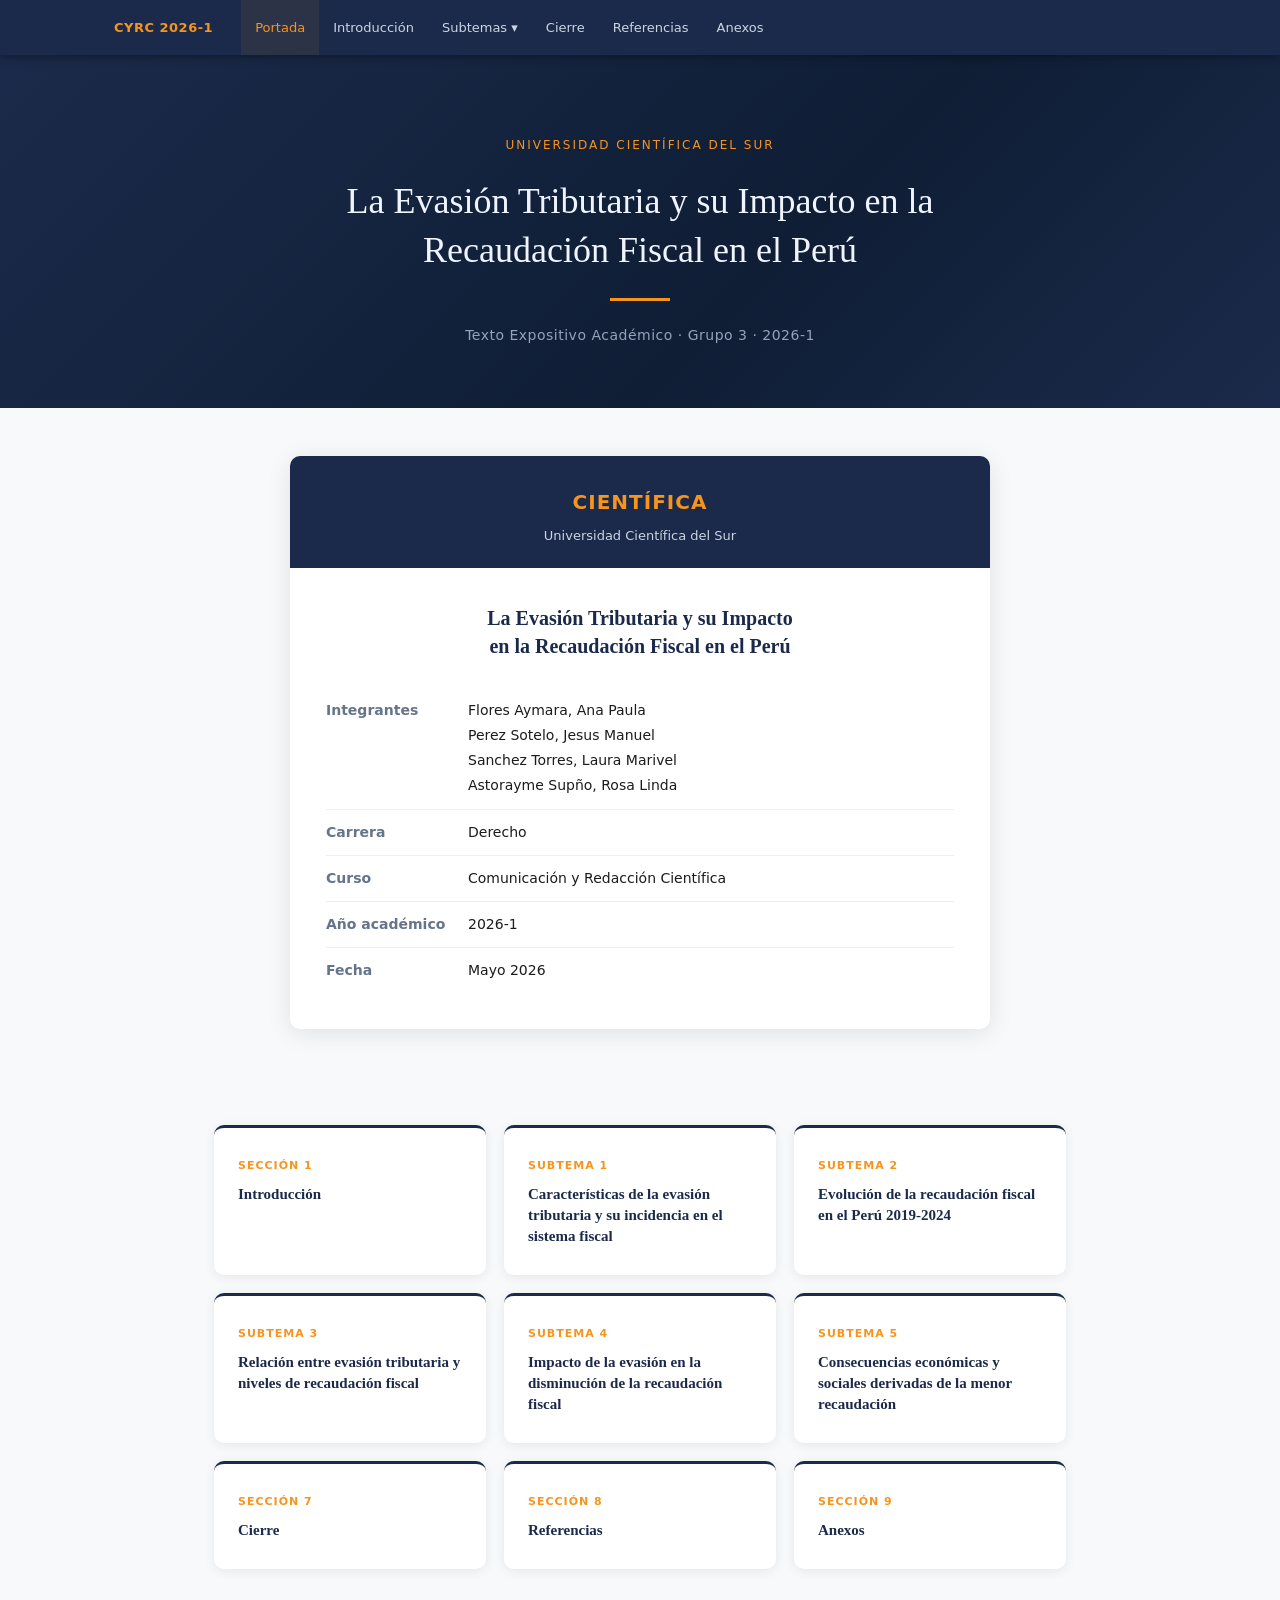
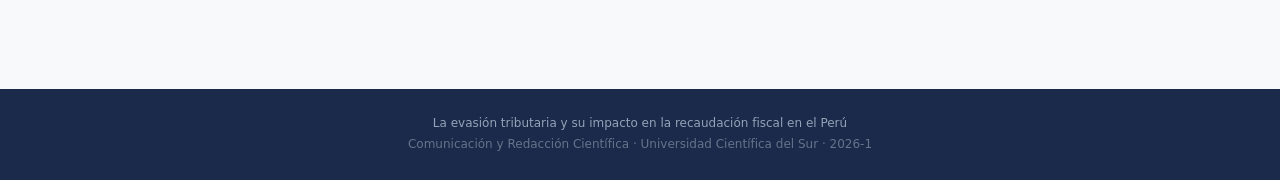
<file: index.html>
<!DOCTYPE html>
<html lang="es">
<head>
<meta charset="UTF-8">
<meta name="viewport" content="width=device-width, initial-scale=1.0">
<title>Portada · Blog Académico</title>
<link rel="stylesheet" href="styles.css">
</head>
<body>

<nav>
  <div class="nav-inner">
    <div class="nav-brand">CyRC 2026-1</div>
    <div class="nav-links">
      <a href="index.html" class='active'>Portada</a>
      <a href="introduccion.html" >Introducción</a>
      <div class="dropdown">
        <a href="#" >Subtemas ▾</a>
        <div class="dropdown-menu">
          <a href="subtema1.html">1. Características de la evasión tributaria</a>
          <a href="subtema2.html">2. Evolución de la recaudación fiscal 2019-2024</a>
          <a href="subtema3.html">3. Relación incumplimiento-recaudación</a>
          <a href="subtema4.html">4. Impacto directo en ingresos fiscales</a>
          <a href="subtema5.html">5. Consecuencias económicas y sociales</a>
        </div>
      </div>
      <a href="cierre.html" >Cierre</a>
      <a href="referencias.html" >Referencias</a>
      <a href="anexos.html" >Anexos</a>
    </div>
  </div>
</nav>

<div class="hero">
  <div class="univ">Universidad Científica del Sur</div>
  <h1>La Evasión Tributaria y su Impacto en la Recaudación Fiscal en el Perú</h1>
  <div class="hero-divider"></div>
  <p class="subtitle">Texto Expositivo Académico · Grupo 3 · 2026-1</p>
</div>

<div class="caratula-card">
  <div class="caratula-header">
    <div class="logo-text">CIENTÍFICA</div>
    <div class="univ-name">Universidad Científica del Sur</div>
  </div>
  <div class="caratula-body">
    <div class="caratula-title">La Evasión Tributaria y su Impacto<br>en la Recaudación Fiscal en el Perú</div>
    <div class="caratula-row">
      <span class="caratula-label">Integrantes</span>
      <span class="caratula-value">
        Flores Aymara, Ana Paula<br>
        Perez Sotelo, Jesus Manuel<br>
        Sanchez Torres, Laura Marivel<br>
        Astorayme Supño, Rosa Linda
      </span>
    </div>
    <div class="caratula-row">
      <span class="caratula-label">Carrera</span>
      <span class="caratula-value">Derecho</span>
    </div>
    <div class="caratula-row">
      <span class="caratula-label">Curso</span>
      <span class="caratula-value">Comunicación y Redacción Científica</span>
    </div>
    <div class="caratula-row">
      <span class="caratula-label">Año académico</span>
      <span class="caratula-value">2026-1</span>
    </div>
    <div class="caratula-row">
      <span class="caratula-label">Fecha</span>
      <span class="caratula-value">Mayo 2026</span>
    </div>
  </div>
</div>

<div class="sections-grid">
  <a class="section-card" href="introduccion.html">
    <div class="card-num">Sección 1</div>
    <h3>Introducción</h3>
  </a>
  <a class="section-card" href="subtema1.html">
    <div class="card-num">Subtema 1</div>
    <h3>Características de la evasión tributaria y su incidencia en el sistema fiscal</h3>
  </a>
  <a class="section-card" href="subtema2.html">
    <div class="card-num">Subtema 2</div>
    <h3>Evolución de la recaudación fiscal en el Perú 2019-2024</h3>
  </a>
  <a class="section-card" href="subtema3.html">
    <div class="card-num">Subtema 3</div>
    <h3>Relación entre evasión tributaria y niveles de recaudación fiscal</h3>
  </a>
  <a class="section-card" href="subtema4.html">
    <div class="card-num">Subtema 4</div>
    <h3>Impacto de la evasión en la disminución de la recaudación fiscal</h3>
  </a>
  <a class="section-card" href="subtema5.html">
    <div class="card-num">Subtema 5</div>
    <h3>Consecuencias económicas y sociales derivadas de la menor recaudación</h3>
  </a>
  <a class="section-card" href="cierre.html">
    <div class="card-num">Sección 7</div>
    <h3>Cierre</h3>
  </a>
  <a class="section-card" href="referencias.html">
    <div class="card-num">Sección 8</div>
    <h3>Referencias</h3>
  </a>
  <a class="section-card" href="anexos.html">
    <div class="card-num">Sección 9</div>
    <h3>Anexos</h3>
  </a>
</div>


<footer>
  <span>La evasión tributaria y su impacto en la recaudación fiscal en el Perú</span><br>
  Comunicación y Redacción Científica · Universidad Científica del Sur · 2026-1
</footer>
</body>
</html>
</file>
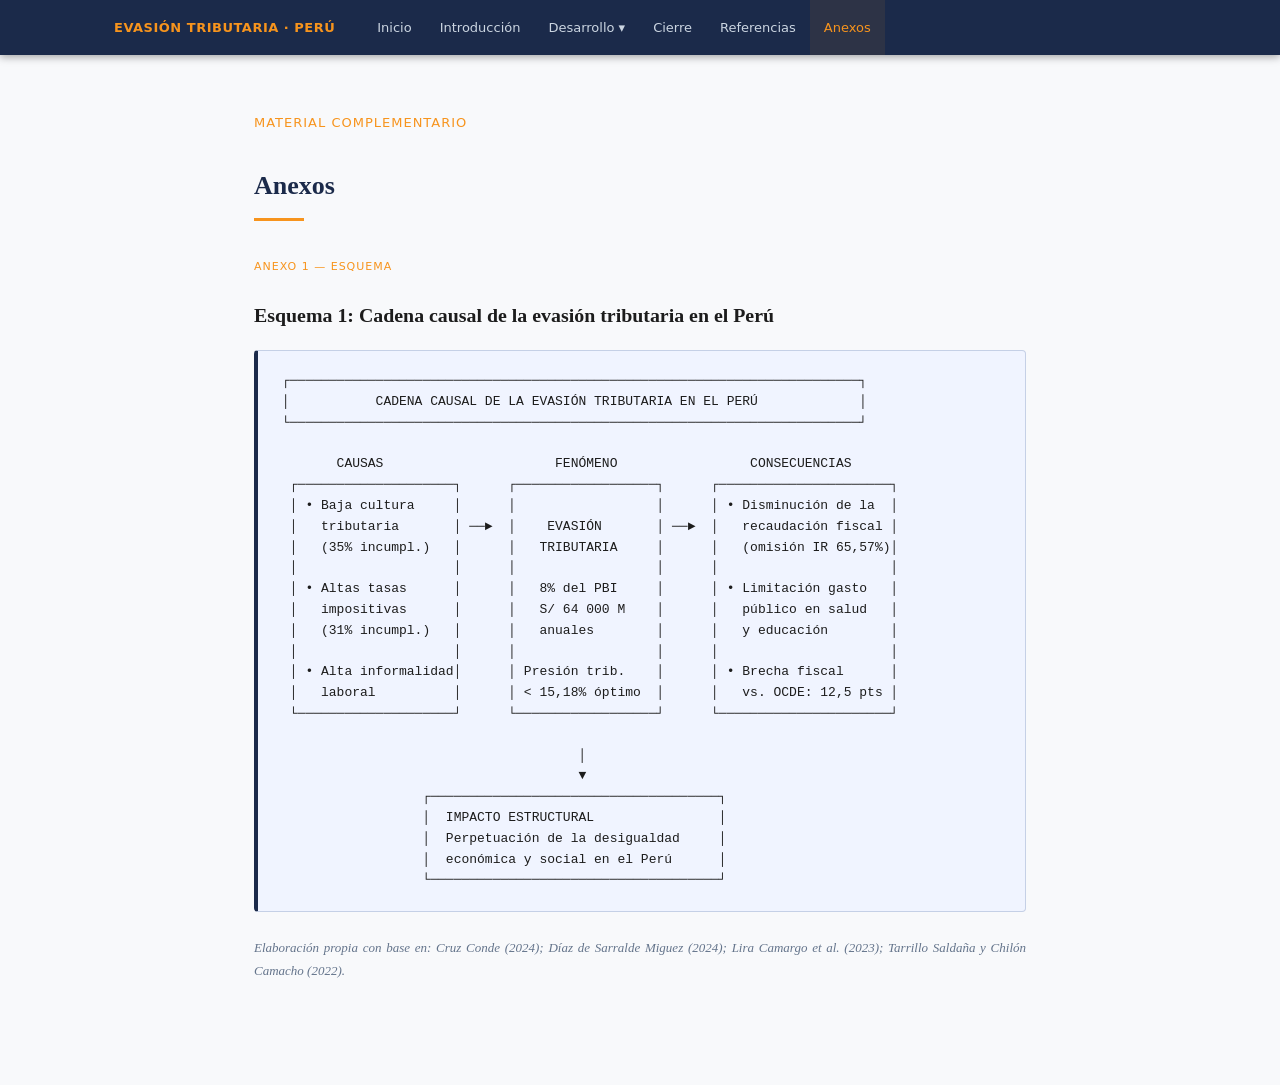
<file: anexos.html>
<!DOCTYPE html>
<html lang="es">
<head><meta charset="UTF-8"><meta name="viewport" content="width=device-width,initial-scale=1">
<title>Anexos — Evasión Tributaria</title>
<link rel="stylesheet" href="styles.css">
<style>
.esquema-box {
  font-family: 'Courier New', monospace;
  font-size: 13px;
  line-height: 1.6;
  background: #F0F4FF;
  border: 1px solid #C5D0E6;
  border-left: 4px solid #1B2A4A;
  padding: 20px 24px;
  border-radius: 4px;
  overflow-x: auto;
  white-space: pre;
  margin: 16px 0 24px;
}
.anexo-label {
  font-family: system-ui, sans-serif;
  font-size: 11px;
  letter-spacing: 1px;
  text-transform: uppercase;
  color: #F7941D;
  margin-bottom: 6px;
}
.elaboracion {
  font-size: 13px;
  color: #64748B;
  font-style: italic;
  margin-top: 8px;
}
</style>
</head>
<body>
<nav>
  <div class="nav-inner">
    <span class="nav-brand">Evasión Tributaria · Perú</span>
    <div class="nav-links">
      <a href="index.html">Inicio</a>
      <a href="introduccion.html">Introducción</a>
      <div class="dropdown">
        <a href="#">Desarrollo ▾</a>
        <div class="dropdown-menu">
          <a href="subtema1.html">Subtema 1 — Características</a>
          <a href="subtema2.html">Subtema 2 — Evolución fiscal</a>
          <a href="subtema3.html">Subtema 3 — Relación causal</a>
          <a href="subtema4.html">Subtema 4 — Impacto fiscal</a>
          <a href="subtema5.html">Subtema 5 — Consecuencias</a>
        </div>
      </div>
      <a href="cierre.html" >Cierre</a>
      <a href="referencias.html">Referencias</a>
      <a href="anexos.html" class="active">Anexos</a>
    </div>
  </div>
</nav>
<div class="page-container">
  <div class="page-subtitle">Material complementario</div>
  <h1 class="page-title">Anexos</h1>
  <div class="title-bar"></div>
  <div class="text-body">
    <p class="anexo-label">Anexo 1 — Esquema</p>
    <h3 style="margin-bottom:12px;">Esquema 1: Cadena causal de la evasión tributaria en el Perú</h3>
    <div class="esquema-box">┌─────────────────────────────────────────────────────────────────────────┐
│           CADENA CAUSAL DE LA EVASIÓN TRIBUTARIA EN EL PERÚ             │
└─────────────────────────────────────────────────────────────────────────┘

       CAUSAS                      FENÓMENO                 CONSECUENCIAS
 ┌────────────────────┐      ┌──────────────────┐      ┌──────────────────────┐
 │ • Baja cultura     │      │                  │      │ • Disminución de la  │
 │   tributaria       │ ──►  │    EVASIÓN       │ ──►  │   recaudación fiscal │
 │   (35% incumpl.)   │      │   TRIBUTARIA     │      │   (omisión IR 65,57%)│
 │                    │      │                  │      │                      │
 │ • Altas tasas      │      │   8% del PBI     │      │ • Limitación gasto   │
 │   impositivas      │      │   S/ 64 000 M    │      │   público en salud   │
 │   (31% incumpl.)   │      │   anuales        │      │   y educación        │
 │                    │      │                  │      │                      │
 │ • Alta informalidad│      │ Presión trib.    │      │ • Brecha fiscal      │
 │   laboral          │      │ &lt; 15,18% óptimo  │      │   vs. OCDE: 12,5 pts │
 └────────────────────┘      └──────────────────┘      └──────────────────────┘

                                      │
                                      ▼
                  ┌─────────────────────────────────────┐
                  │  IMPACTO ESTRUCTURAL                │
                  │  Perpetuación de la desigualdad     │
                  │  económica y social en el Perú      │
                  └─────────────────────────────────────┘</div>
    <p class="elaboracion">Elaboración propia con base en: Cruz Conde (2024); Díaz de Sarralde Miguez (2024); Lira Camargo et al. (2023); Tarrillo Saldaña y Chilón Camacho (2022).</p>
  </div>
</div>
</body></html>
</file>
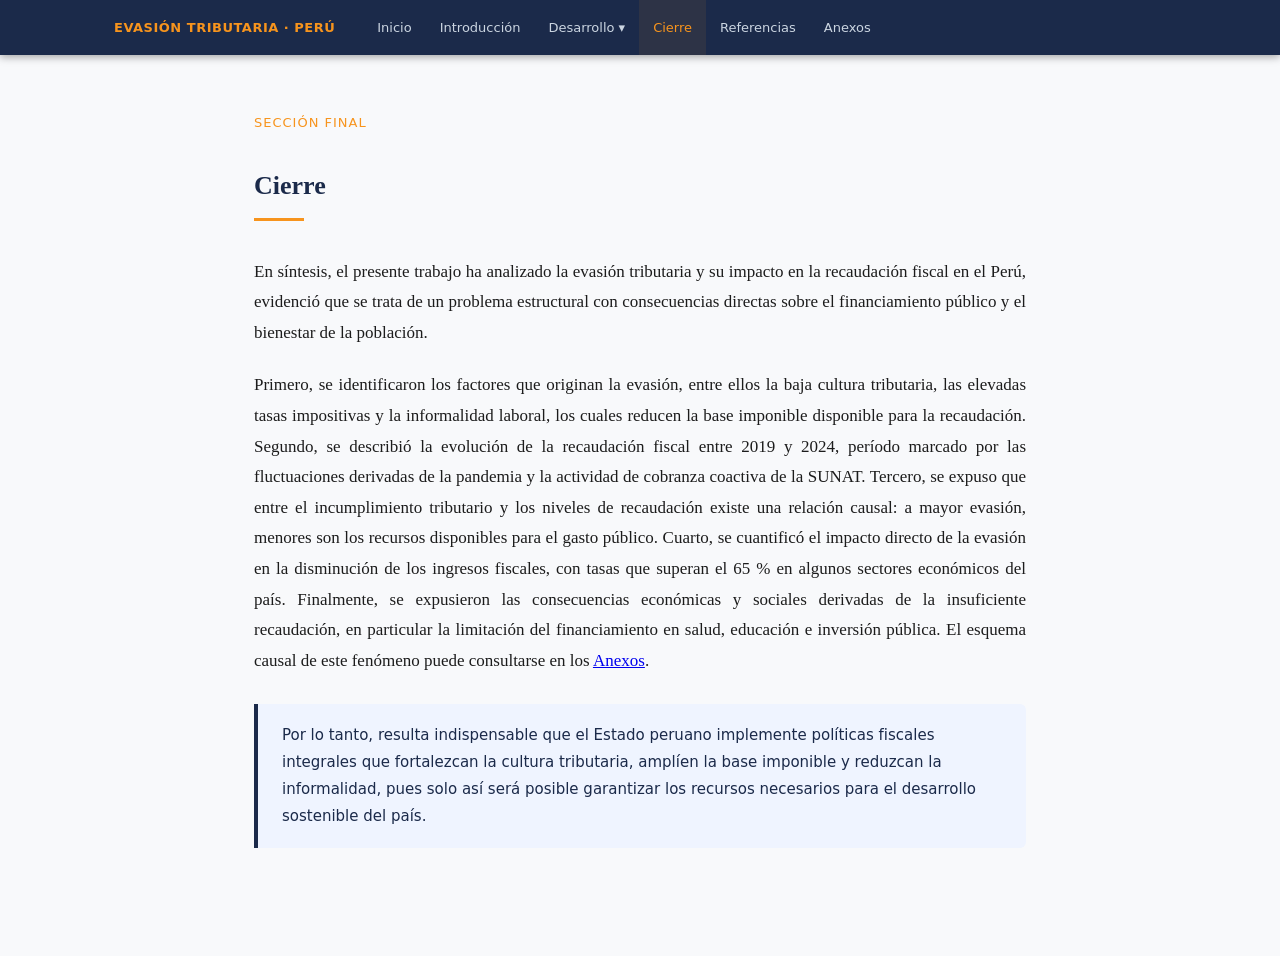
<file: cierre.html>
<!DOCTYPE html>
<html lang="es">
<head><meta charset="UTF-8"><meta name="viewport" content="width=device-width,initial-scale=1">
<title>Cierre — Evasión Tributaria</title>
<link rel="stylesheet" href="styles.css"></head>
<body>
<nav>
  <div class="nav-inner">
    <span class="nav-brand">Evasión Tributaria · Perú</span>
    <div class="nav-links">
      <a href="index.html">Inicio</a>
      <a href="introduccion.html">Introducción</a>
      <div class="dropdown">
        <a href="#">Desarrollo ▾</a>
        <div class="dropdown-menu">
          <a href="subtema1.html">Subtema 1 — Características</a>
          <a href="subtema2.html">Subtema 2 — Evolución fiscal</a>
          <a href="subtema3.html">Subtema 3 — Relación causal</a>
          <a href="subtema4.html">Subtema 4 — Impacto fiscal</a>
          <a href="subtema5.html">Subtema 5 — Consecuencias</a>
        </div>
      </div>
      <a href="cierre.html" class="active">Cierre</a>
      <a href="referencias.html">Referencias</a>
      <a href="anexos.html">Anexos</a>
    </div>
  </div>
</nav>
<div class="page-container">
  <div class="page-subtitle">Sección final</div>
  <h1 class="page-title">Cierre</h1>
  <div class="title-bar"></div>
  <div class="text-body">
    <p>En síntesis, el presente trabajo ha analizado la evasión tributaria y su impacto en la recaudación fiscal en el Perú, evidenció que se trata de un problema estructural con consecuencias directas sobre el financiamiento público y el bienestar de la población.</p>
    <p>Primero, se identificaron los factores que originan la evasión, entre ellos la baja cultura tributaria, las elevadas tasas impositivas y la informalidad laboral, los cuales reducen la base imponible disponible para la recaudación. Segundo, se describió la evolución de la recaudación fiscal entre 2019 y 2024, período marcado por las fluctuaciones derivadas de la pandemia y la actividad de cobranza coactiva de la SUNAT. Tercero, se expuso que entre el incumplimiento tributario y los niveles de recaudación existe una relación causal: a mayor evasión, menores son los recursos disponibles para el gasto público. Cuarto, se cuantificó el impacto directo de la evasión en la disminución de los ingresos fiscales, con tasas que superan el 65&nbsp;% en algunos sectores económicos del país. Finalmente, se expusieron las consecuencias económicas y sociales derivadas de la insuficiente recaudación, en particular la limitación del financiamiento en salud, educación e inversión pública. El esquema causal de este fenómeno puede consultarse en los <a href="anexos.html">Anexos</a>.</p>
    <div class="highlight-box">Por lo tanto, resulta indispensable que el Estado peruano implemente políticas fiscales integrales que fortalezcan la cultura tributaria, amplíen la base imponible y reduzcan la informalidad, pues solo así será posible garantizar los recursos necesarios para el desarrollo sostenible del país.</div>
  </div>
</div>
</body></html>
</file>
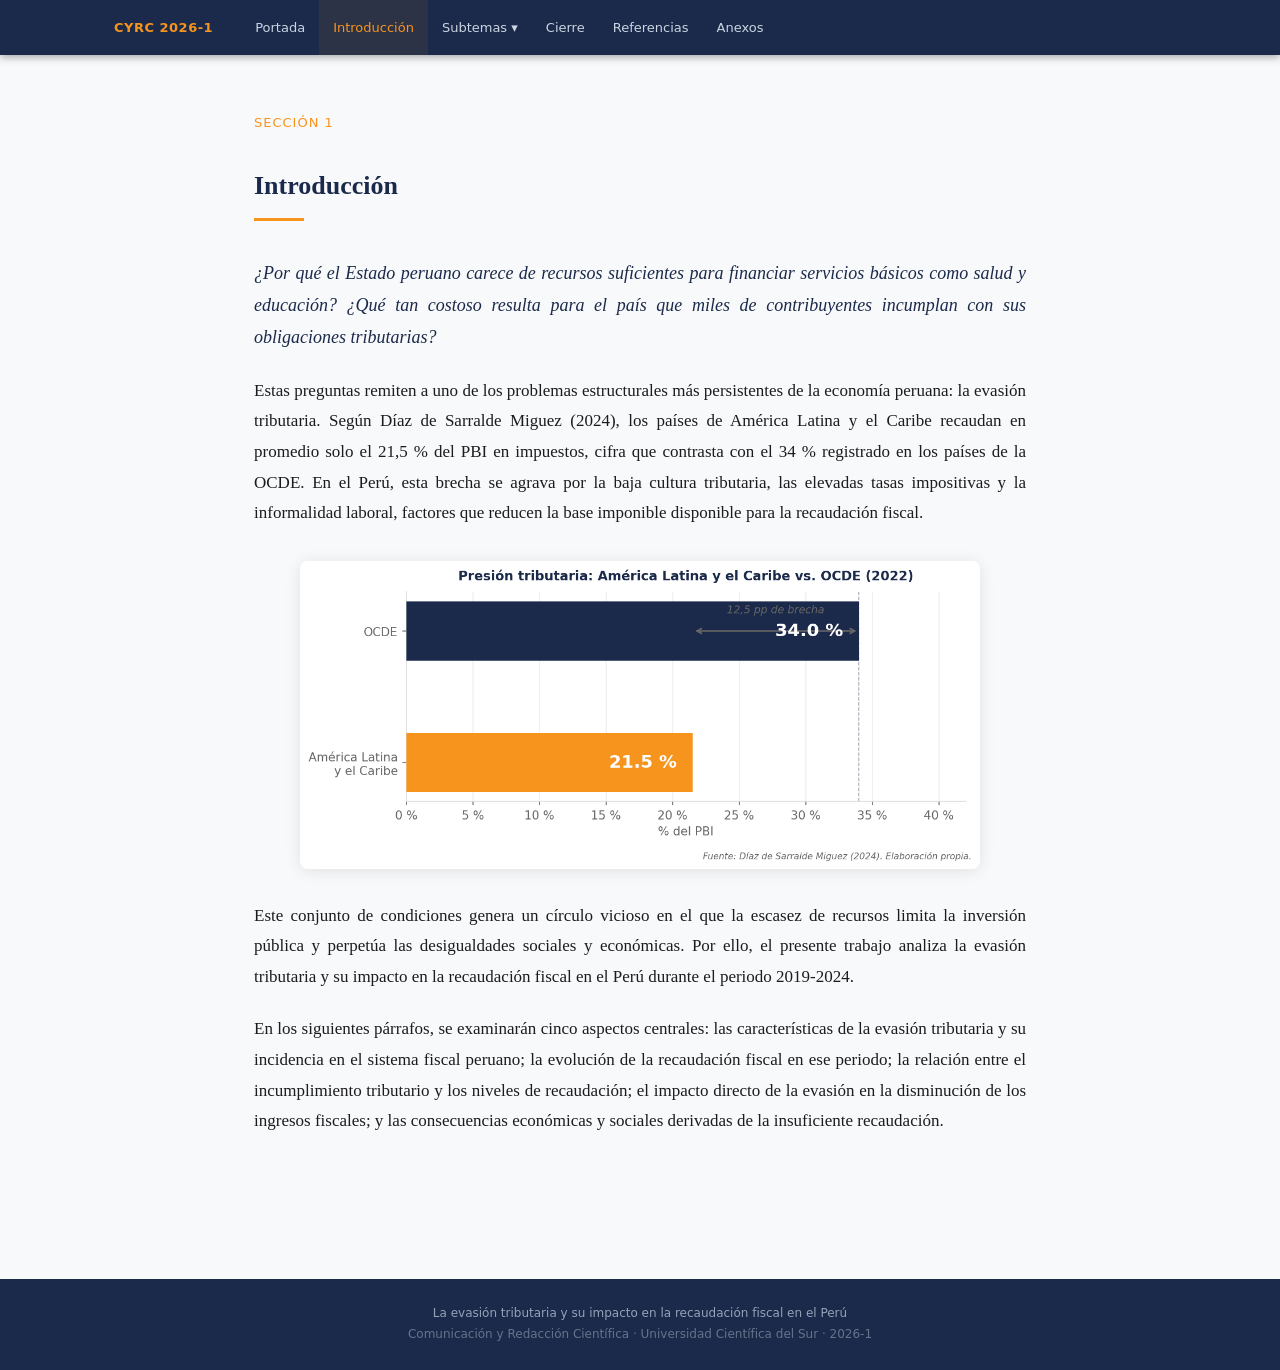
<file: introduccion.html>
<!DOCTYPE html>
<html lang="es">
<head>
<meta charset="UTF-8">
<meta name="viewport" content="width=device-width, initial-scale=1.0">
<title>Introducción · Blog Académico</title>
<link rel="stylesheet" href="styles.css">
</head>
<body>

<nav>
  <div class="nav-inner">
    <div class="nav-brand">CyRC 2026-1</div>
    <div class="nav-links">
      <a href="index.html" >Portada</a>
      <a href="introduccion.html" class='active'>Introducción</a>
      <div class="dropdown">
        <a href="#" >Subtemas ▾</a>
        <div class="dropdown-menu">
          <a href="subtema1.html">1. Características de la evasión tributaria</a>
          <a href="subtema2.html">2. Evolución de la recaudación fiscal 2019-2024</a>
          <a href="subtema3.html">3. Relación incumplimiento-recaudación</a>
          <a href="subtema4.html">4. Impacto directo en ingresos fiscales</a>
          <a href="subtema5.html">5. Consecuencias económicas y sociales</a>
        </div>
      </div>
      <a href="cierre.html" >Cierre</a>
      <a href="referencias.html" >Referencias</a>
      <a href="anexos.html" >Anexos</a>
    </div>
  </div>
</nav>

<div class="page-container">
  <div class="page-subtitle">Sección 1</div>
  <h1 class="page-title">Introducción</h1>
  <div class="title-bar"></div>
  <div class="text-body">
    <p class="pregunta">¿Por qué el Estado peruano carece de recursos suficientes para financiar servicios básicos como salud y educación? ¿Qué tan costoso resulta para el país que miles de contribuyentes incumplan con sus obligaciones tributarias?</p>
    <p>Estas preguntas remiten a uno de los problemas estructurales más persistentes de la economía peruana: la evasión tributaria. Según Díaz de Sarralde Miguez (2024), los países de América Latina y el Caribe recaudan en promedio solo el 21,5&nbsp;% del PBI en impuestos, cifra que contrasta con el 34&nbsp;% registrado en los países de la OCDE. En el Perú, esta brecha se agrava por la baja cultura tributaria, las elevadas tasas impositivas y la informalidad laboral, factores que reducen la base imponible disponible para la recaudación fiscal.</p>

    <figure class="chart-figure">
      <img src="img/grafica-introduccion.png"
           alt="Gráfica de barras comparando la presión tributaria de América Latina y el Caribe (21,5 % del PBI) con la de los países de la OCDE (34 % del PBI)"
           class="chart-img">
    </figure>

    <p>Este conjunto de condiciones genera un círculo vicioso en el que la escasez de recursos limita la inversión pública y perpetúa las desigualdades sociales y económicas. Por ello, el presente trabajo analiza la evasión tributaria y su impacto en la recaudación fiscal en el Perú durante el periodo 2019-2024.</p>
    <p>En los siguientes párrafos, se examinarán cinco aspectos centrales: las características de la evasión tributaria y su incidencia en el sistema fiscal peruano; la evolución de la recaudación fiscal en ese periodo; la relación entre el incumplimiento tributario y los niveles de recaudación; el impacto directo de la evasión en la disminución de los ingresos fiscales; y las consecuencias económicas y sociales derivadas de la insuficiente recaudación.</p>
  </div>
</div>


<footer>
  <span>La evasión tributaria y su impacto en la recaudación fiscal en el Perú</span><br>
  Comunicación y Redacción Científica · Universidad Científica del Sur · 2026-1
</footer>
</body>
</html>
</file>
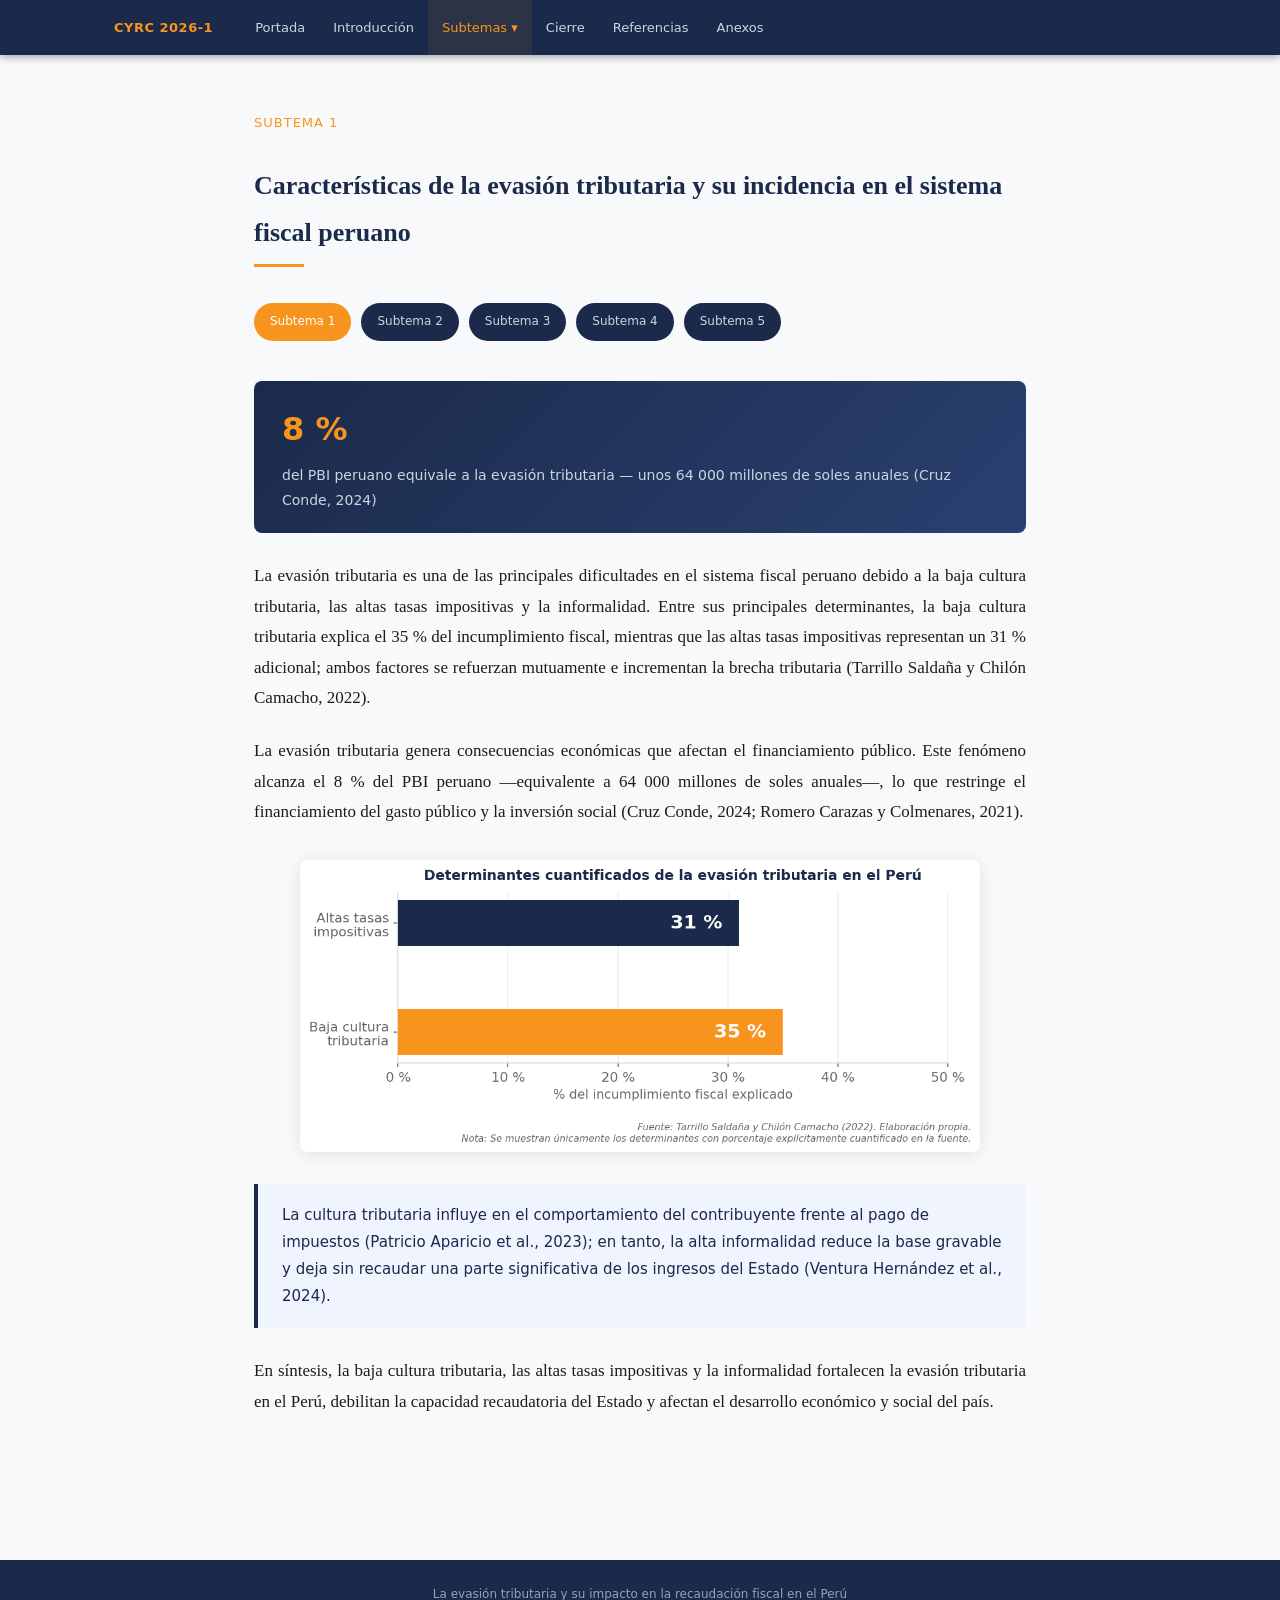
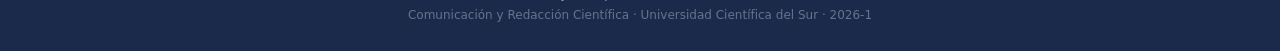
<file: subtema1.html>
<!DOCTYPE html>
<html lang="es">
<head>
<meta charset="UTF-8">
<meta name="viewport" content="width=device-width, initial-scale=1.0">
<title>Subtema 1 · Blog Académico</title>
<link rel="stylesheet" href="styles.css">
</head>
<body>

<nav>
  <div class="nav-inner">
    <div class="nav-brand">CyRC 2026-1</div>
    <div class="nav-links">
      <a href="index.html" >Portada</a>
      <a href="introduccion.html" >Introducción</a>
      <div class="dropdown">
        <a href="#" class='active'>Subtemas ▾</a>
        <div class="dropdown-menu">
          <a href="subtema1.html">1. Características de la evasión tributaria</a>
          <a href="subtema2.html">2. Evolución de la recaudación fiscal 2019-2024</a>
          <a href="subtema3.html">3. Relación incumplimiento-recaudación</a>
          <a href="subtema4.html">4. Impacto directo en ingresos fiscales</a>
          <a href="subtema5.html">5. Consecuencias económicas y sociales</a>
        </div>
      </div>
      <a href="cierre.html" >Cierre</a>
      <a href="referencias.html" >Referencias</a>
      <a href="anexos.html" >Anexos</a>
    </div>
  </div>
</nav>

<div class="page-container">
  <div class="page-subtitle">Subtema 1</div>
  <h1 class="page-title">Características de la evasión tributaria y su incidencia en el sistema fiscal peruano</h1>
  <div class="title-bar"></div>
  <div class="subtema-nav">
    <a class="active" href="subtema1.html">Subtema 1</a>
    <a href="subtema2.html">Subtema 2</a>
    <a href="subtema3.html">Subtema 3</a>
    <a href="subtema4.html">Subtema 4</a>
    <a href="subtema5.html">Subtema 5</a>
  </div>
  <div class="text-body">
    <div class="stat-box">
      <div class="stat-num">8&nbsp;%</div>
      <div class="stat-desc">del PBI peruano equivale a la evasión tributaria &mdash; unos 64&nbsp;000 millones de soles anuales (Cruz Conde, 2024)</div>
    </div>
    <p>La evasión tributaria es una de las principales dificultades en el sistema fiscal peruano debido a la baja cultura tributaria, las altas tasas impositivas y la informalidad. Entre sus principales determinantes, la baja cultura tributaria explica el 35&nbsp;% del incumplimiento fiscal, mientras que las altas tasas impositivas representan un 31&nbsp;% adicional; ambos factores se refuerzan mutuamente e incrementan la brecha tributaria (Tarrillo Saldaña y Chilón Camacho, 2022).</p>
    <p>La evasión tributaria genera consecuencias económicas que afectan el financiamiento público. Este fenómeno alcanza el 8&nbsp;% del PBI peruano —equivalente a 64&nbsp;000 millones de soles anuales—, lo que restringe el financiamiento del gasto público y la inversión social (Cruz Conde, 2024; Romero Carazas y Colmenares, 2021).</p>

    <figure class="chart-figure">
      <img src="img/grafica-subtema1.png"
           alt="Gráfica de dona mostrando los principales determinantes de la evasión tributaria: baja cultura tributaria 35 %, altas tasas impositivas 31 %, informalidad laboral y otros 34 %"
           class="chart-img">
    </figure>
    <div class="highlight-box">La cultura tributaria influye en el comportamiento del contribuyente frente al pago de impuestos (Patricio Aparicio et al., 2023); en tanto, la alta informalidad reduce la base gravable y deja sin recaudar una parte significativa de los ingresos del Estado (Ventura Hernández et al., 2024).</div>
    <p>En síntesis, la baja cultura tributaria, las altas tasas impositivas y la informalidad fortalecen la evasión tributaria en el Perú, debilitan la capacidad recaudatoria del Estado y afectan el desarrollo económico y social del país.</p>
  </div>
</div>


<footer>
  <span>La evasión tributaria y su impacto en la recaudación fiscal en el Perú</span><br>
  Comunicación y Redacción Científica · Universidad Científica del Sur · 2026-1
</footer>
</body>
</html>
</file>
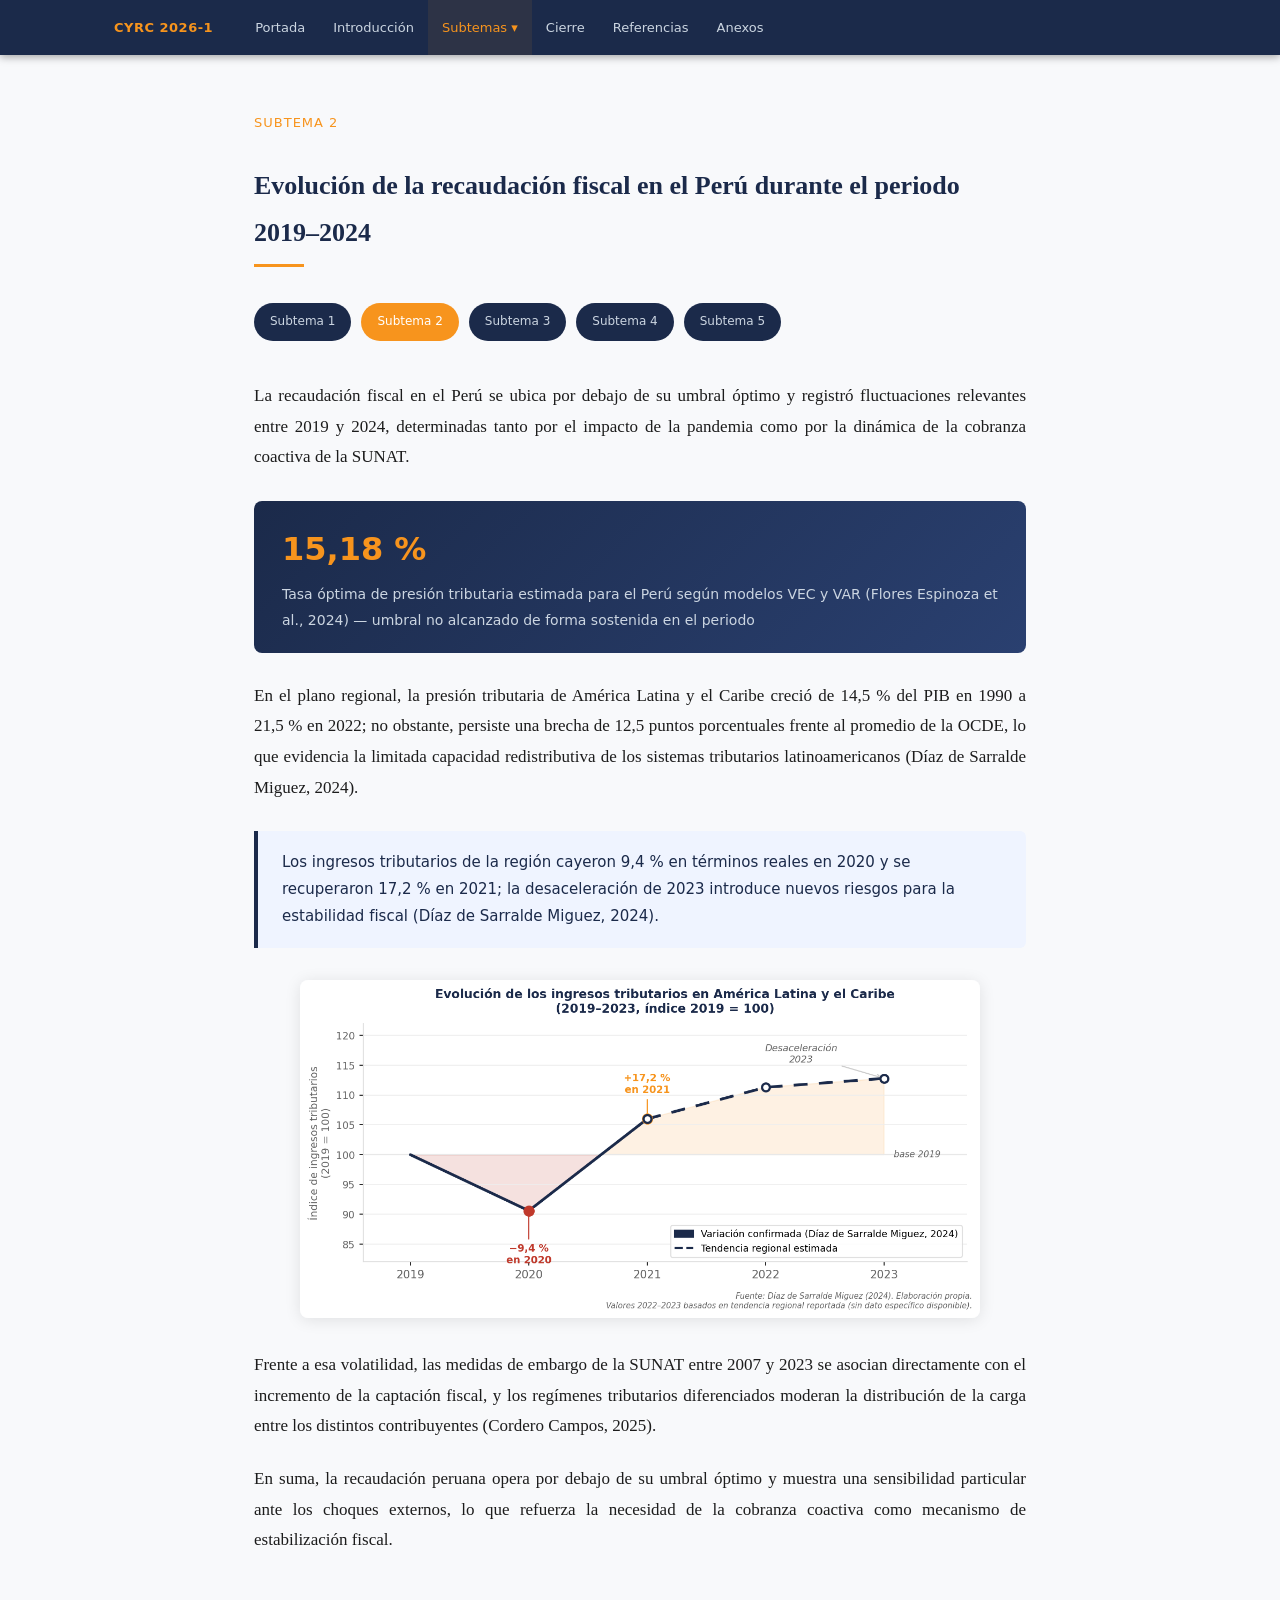
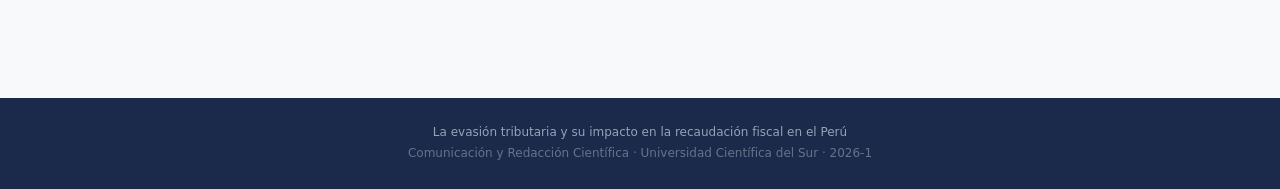
<file: subtema2.html>
<!DOCTYPE html>
<html lang="es">
<head>
<meta charset="UTF-8">
<meta name="viewport" content="width=device-width, initial-scale=1.0">
<title>Subtema 2 · Blog Académico</title>
<link rel="stylesheet" href="styles.css">
</head>
<body>

<nav>
  <div class="nav-inner">
    <div class="nav-brand">CyRC 2026-1</div>
    <div class="nav-links">
      <a href="index.html" >Portada</a>
      <a href="introduccion.html" >Introducción</a>
      <div class="dropdown">
        <a href="#" class='active'>Subtemas ▾</a>
        <div class="dropdown-menu">
          <a href="subtema1.html">1. Características de la evasión tributaria</a>
          <a href="subtema2.html">2. Evolución de la recaudación fiscal 2019-2024</a>
          <a href="subtema3.html">3. Relación incumplimiento-recaudación</a>
          <a href="subtema4.html">4. Impacto directo en ingresos fiscales</a>
          <a href="subtema5.html">5. Consecuencias económicas y sociales</a>
        </div>
      </div>
      <a href="cierre.html" >Cierre</a>
      <a href="referencias.html" >Referencias</a>
      <a href="anexos.html" >Anexos</a>
    </div>
  </div>
</nav>

<div class="page-container">
  <div class="page-subtitle">Subtema 2</div>
  <h1 class="page-title">Evolución de la recaudación fiscal en el Perú durante el periodo 2019&ndash;2024</h1>
  <div class="title-bar"></div>
  <div class="subtema-nav">
    <a href="subtema1.html">Subtema 1</a>
    <a class="active" href="subtema2.html">Subtema 2</a>
    <a href="subtema3.html">Subtema 3</a>
    <a href="subtema4.html">Subtema 4</a>
    <a href="subtema5.html">Subtema 5</a>
  </div>
  <div class="text-body">
    <p>La recaudación fiscal en el Perú se ubica por debajo de su umbral óptimo y registró fluctuaciones relevantes entre 2019 y 2024, determinadas tanto por el impacto de la pandemia como por la dinámica de la cobranza coactiva de la SUNAT.</p>
    <div class="stat-box">
      <div class="stat-num">15,18&nbsp;%</div>
      <div class="stat-desc">Tasa óptima de presión tributaria estimada para el Perú según modelos VEC y VAR (Flores Espinoza et al., 2024) &mdash; umbral no alcanzado de forma sostenida en el periodo</div>
    </div>
    <p>En el plano regional, la presión tributaria de América Latina y el Caribe creció de 14,5&nbsp;% del PIB en 1990 a 21,5&nbsp;% en 2022; no obstante, persiste una brecha de 12,5 puntos porcentuales frente al promedio de la OCDE, lo que evidencia la limitada capacidad redistributiva de los sistemas tributarios latinoamericanos (Díaz de Sarralde Miguez, 2024).</p>
    <div class="highlight-box">Los ingresos tributarios de la región cayeron 9,4&nbsp;% en términos reales en 2020 y se recuperaron 17,2&nbsp;% en 2021; la desaceleración de 2023 introduce nuevos riesgos para la estabilidad fiscal (Díaz de Sarralde Miguez, 2024).</div>

    <figure class="chart-figure">
      <img src="img/grafica-subtema2.png"
           alt="Gráfica de línea mostrando el índice de ingresos tributarios en América Latina y el Caribe de 2019 a 2023, con caída del 9,4 % en 2020 y recuperación del 17,2 % en 2021"
           class="chart-img">
    </figure>

    <p>Frente a esa volatilidad, las medidas de embargo de la SUNAT entre 2007 y 2023 se asocian directamente con el incremento de la captación fiscal, y los regímenes tributarios diferenciados moderan la distribución de la carga entre los distintos contribuyentes (Cordero Campos, 2025).</p>
    <p>En suma, la recaudación peruana opera por debajo de su umbral óptimo y muestra una sensibilidad particular ante los choques externos, lo que refuerza la necesidad de la cobranza coactiva como mecanismo de estabilización fiscal.</p>
  </div>
</div>


<footer>
  <span>La evasión tributaria y su impacto en la recaudación fiscal en el Perú</span><br>
  Comunicación y Redacción Científica · Universidad Científica del Sur · 2026-1
</footer>
</body>
</html>
</file>
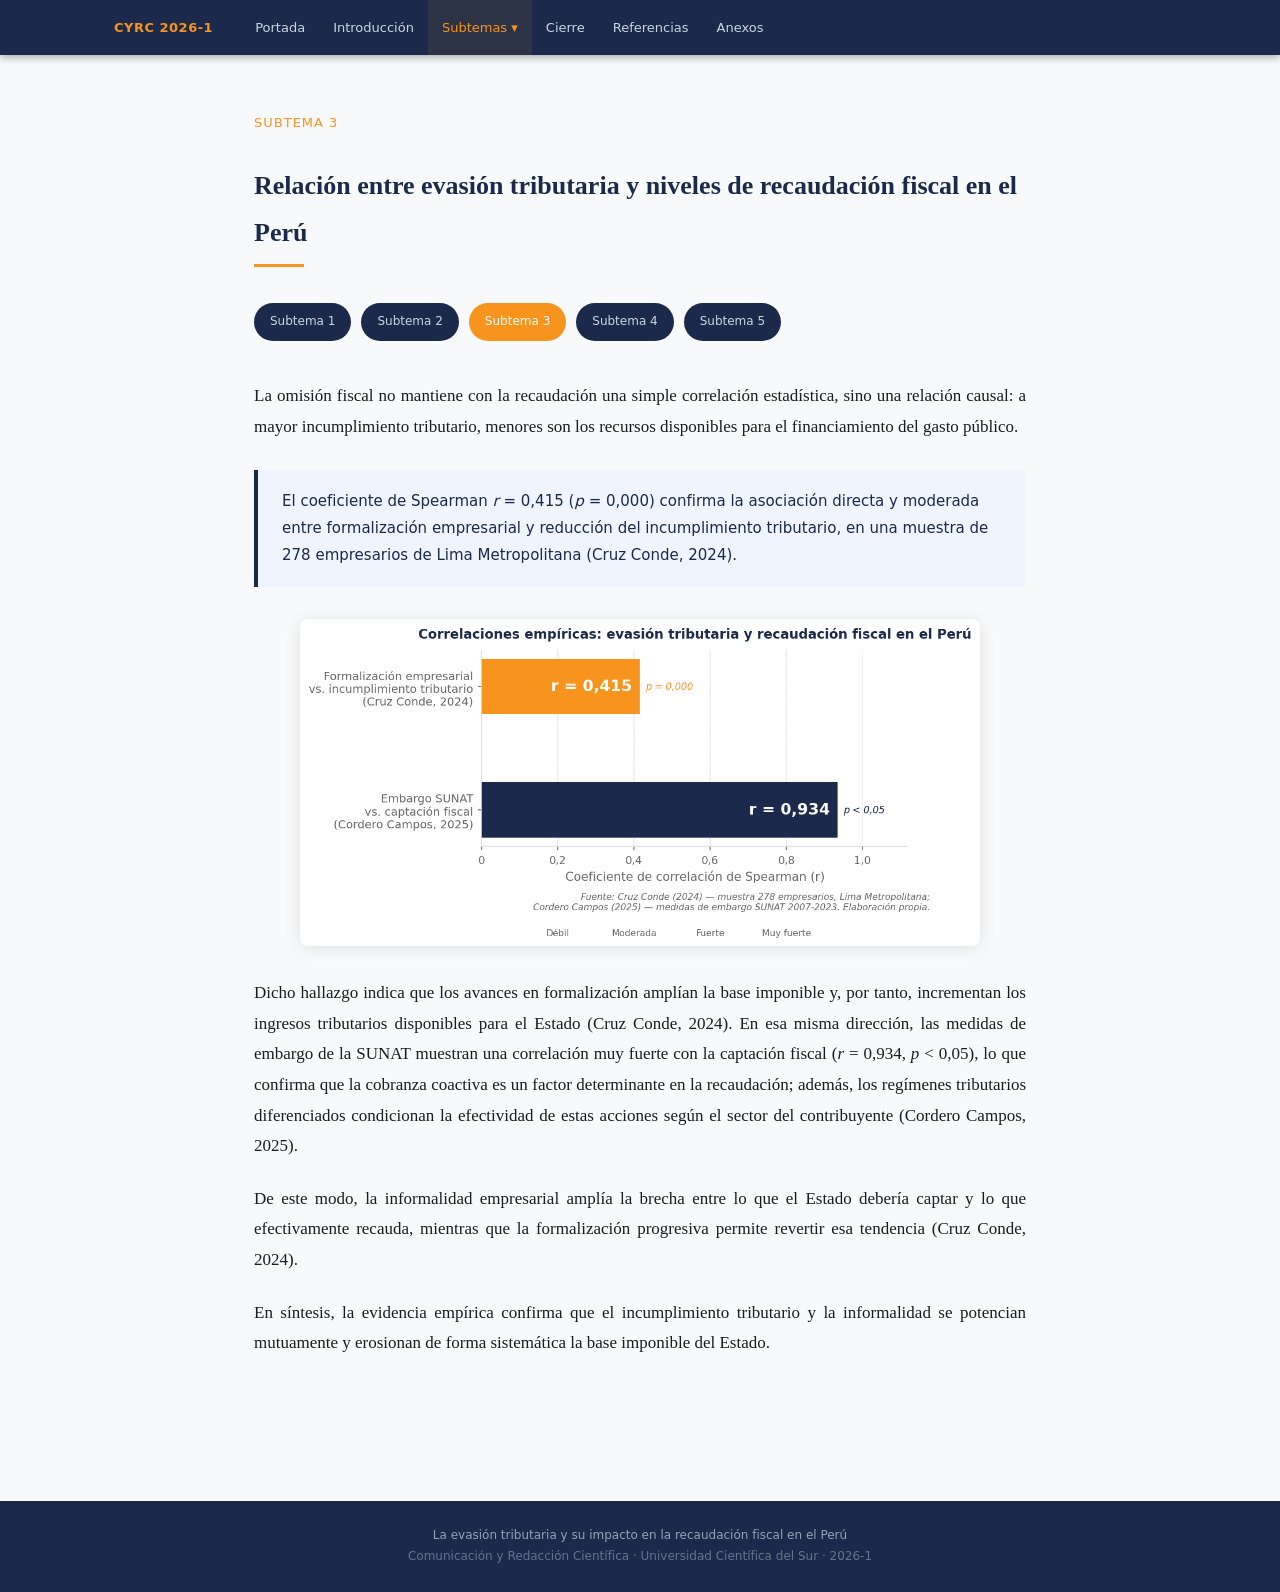
<file: subtema3.html>
<!DOCTYPE html>
<html lang="es">
<head>
<meta charset="UTF-8">
<meta name="viewport" content="width=device-width, initial-scale=1.0">
<title>Subtema 3 · Blog Académico</title>
<link rel="stylesheet" href="styles.css">
</head>
<body>

<nav>
  <div class="nav-inner">
    <div class="nav-brand">CyRC 2026-1</div>
    <div class="nav-links">
      <a href="index.html" >Portada</a>
      <a href="introduccion.html" >Introducción</a>
      <div class="dropdown">
        <a href="#" class='active'>Subtemas ▾</a>
        <div class="dropdown-menu">
          <a href="subtema1.html">1. Características de la evasión tributaria</a>
          <a href="subtema2.html">2. Evolución de la recaudación fiscal 2019-2024</a>
          <a href="subtema3.html">3. Relación incumplimiento-recaudación</a>
          <a href="subtema4.html">4. Impacto directo en ingresos fiscales</a>
          <a href="subtema5.html">5. Consecuencias económicas y sociales</a>
        </div>
      </div>
      <a href="cierre.html" >Cierre</a>
      <a href="referencias.html" >Referencias</a>
      <a href="anexos.html" >Anexos</a>
    </div>
  </div>
</nav>

<div class="page-container">
  <div class="page-subtitle">Subtema 3</div>
  <h1 class="page-title">Relación entre evasión tributaria y niveles de recaudación fiscal en el Perú</h1>
  <div class="title-bar"></div>
  <div class="subtema-nav">
    <a href="subtema1.html">Subtema 1</a>
    <a href="subtema2.html">Subtema 2</a>
    <a class="active" href="subtema3.html">Subtema 3</a>
    <a href="subtema4.html">Subtema 4</a>
    <a href="subtema5.html">Subtema 5</a>
  </div>
  <div class="text-body">
    <p>La omisión fiscal no mantiene con la recaudación una simple correlación estadística, sino una relación causal: a mayor incumplimiento tributario, menores son los recursos disponibles para el financiamiento del gasto público.</p>
    <div class="highlight-box">El coeficiente de Spearman <em>r</em>&nbsp;=&nbsp;0,415 (<em>p</em>&nbsp;=&nbsp;0,000) confirma la asociación directa y moderada entre formalización empresarial y reducción del incumplimiento tributario, en una muestra de 278 empresarios de Lima Metropolitana (Cruz Conde, 2024).</div>

    <figure class="chart-figure">
      <img src="img/grafica-subtema3.png"
           alt="Gráfica de barras horizontales mostrando dos correlaciones de Spearman: formalización empresarial vs. incumplimiento tributario (r=0,415, p=0,000) y embargo SUNAT vs. captación fiscal (r=0,934, p menor que 0,05)"
           class="chart-img">
    </figure>
    <p>Dicho hallazgo indica que los avances en formalización amplían la base imponible y, por tanto, incrementan los ingresos tributarios disponibles para el Estado (Cruz Conde, 2024). En esa misma dirección, las medidas de embargo de la SUNAT muestran una correlación muy fuerte con la captación fiscal (<em>r</em>&nbsp;=&nbsp;0,934, <em>p</em>&nbsp;&lt;&nbsp;0,05), lo que confirma que la cobranza coactiva es un factor determinante en la recaudación; además, los regímenes tributarios diferenciados condicionan la efectividad de estas acciones según el sector del contribuyente (Cordero Campos, 2025).</p>
    <p>De este modo, la informalidad empresarial amplía la brecha entre lo que el Estado debería captar y lo que efectivamente recauda, mientras que la formalización progresiva permite revertir esa tendencia (Cruz Conde, 2024).</p>
    <p>En síntesis, la evidencia empírica confirma que el incumplimiento tributario y la informalidad se potencian mutuamente y erosionan de forma sistemática la base imponible del Estado.</p>
  </div>
</div>


<footer>
  <span>La evasión tributaria y su impacto en la recaudación fiscal en el Perú</span><br>
  Comunicación y Redacción Científica · Universidad Científica del Sur · 2026-1
</footer>
</body>
</html>
</file>
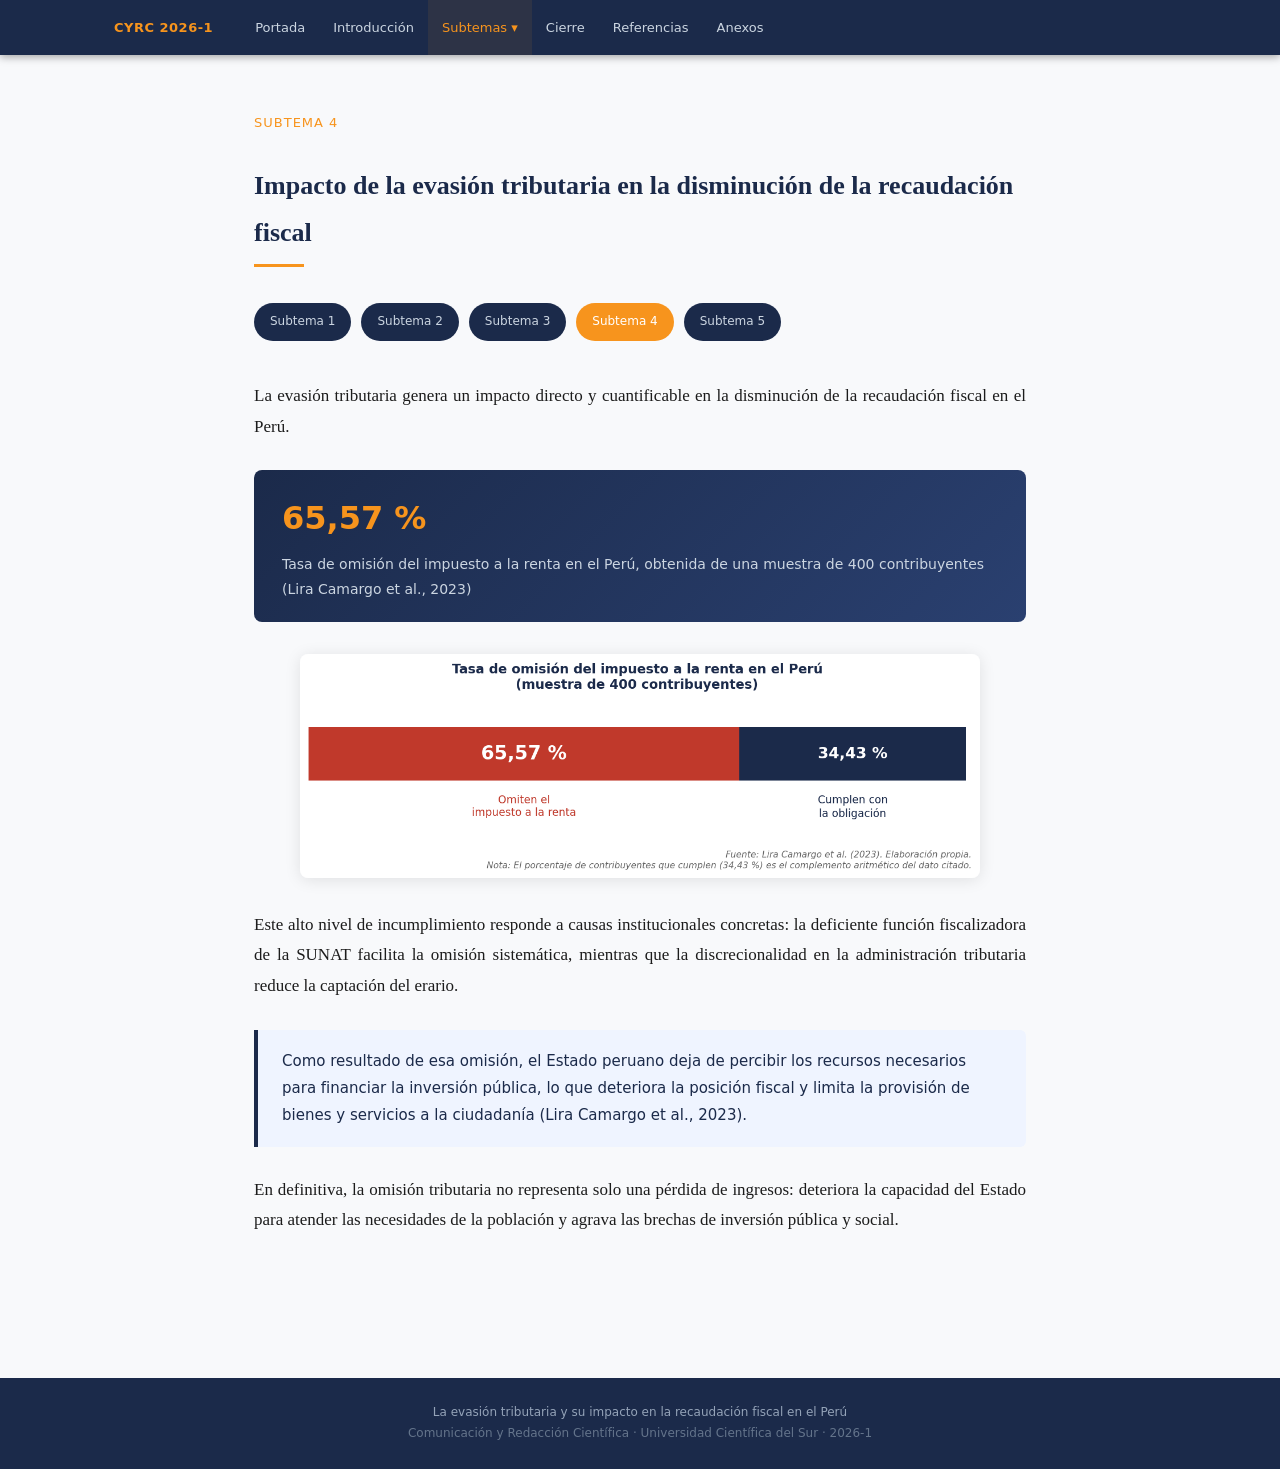
<file: subtema4.html>
<!DOCTYPE html>
<html lang="es">
<head>
<meta charset="UTF-8">
<meta name="viewport" content="width=device-width, initial-scale=1.0">
<title>Subtema 4 · Blog Académico</title>
<link rel="stylesheet" href="styles.css">
</head>
<body>

<nav>
  <div class="nav-inner">
    <div class="nav-brand">CyRC 2026-1</div>
    <div class="nav-links">
      <a href="index.html" >Portada</a>
      <a href="introduccion.html" >Introducción</a>
      <div class="dropdown">
        <a href="#" class='active'>Subtemas ▾</a>
        <div class="dropdown-menu">
          <a href="subtema1.html">1. Características de la evasión tributaria</a>
          <a href="subtema2.html">2. Evolución de la recaudación fiscal 2019-2024</a>
          <a href="subtema3.html">3. Relación incumplimiento-recaudación</a>
          <a href="subtema4.html">4. Impacto directo en ingresos fiscales</a>
          <a href="subtema5.html">5. Consecuencias económicas y sociales</a>
        </div>
      </div>
      <a href="cierre.html" >Cierre</a>
      <a href="referencias.html" >Referencias</a>
      <a href="anexos.html" >Anexos</a>
    </div>
  </div>
</nav>

<div class="page-container">
  <div class="page-subtitle">Subtema 4</div>
  <h1 class="page-title">Impacto de la evasión tributaria en la disminución de la recaudación fiscal</h1>
  <div class="title-bar"></div>
  <div class="subtema-nav">
    <a href="subtema1.html">Subtema 1</a>
    <a href="subtema2.html">Subtema 2</a>
    <a href="subtema3.html">Subtema 3</a>
    <a class="active" href="subtema4.html">Subtema 4</a>
    <a href="subtema5.html">Subtema 5</a>
  </div>
  <div class="text-body">
    <p>La evasión tributaria genera un impacto directo y cuantificable en la disminución de la recaudación fiscal en el Perú.</p>
    <div class="stat-box">
      <div class="stat-num">65,57&nbsp;%</div>
      <div class="stat-desc">Tasa de omisión del impuesto a la renta en el Perú, obtenida de una muestra de 400 contribuyentes (Lira Camargo et al., 2023)</div>
    </div>

    <figure class="chart-figure">
      <img src="img/grafica-subtema4.png"
           alt="Barra dividida mostrando que el 65,57 % de los contribuyentes omite el impuesto a la renta y el 34,43 % cumple con la obligación"
           class="chart-img">
    </figure>
    <p>Este alto nivel de incumplimiento responde a causas institucionales concretas: la deficiente función fiscalizadora de la SUNAT facilita la omisión sistemática, mientras que la discrecionalidad en la administración tributaria reduce la captación del erario.</p>
    <div class="highlight-box">Como resultado de esa omisión, el Estado peruano deja de percibir los recursos necesarios para financiar la inversión pública, lo que deteriora la posición fiscal y limita la provisión de bienes y servicios a la ciudadanía (Lira Camargo et al., 2023).</div>
    <p>En definitiva, la omisión tributaria no representa solo una pérdida de ingresos: deteriora la capacidad del Estado para atender las necesidades de la población y agrava las brechas de inversión pública y social.</p>
  </div>
</div>


<footer>
  <span>La evasión tributaria y su impacto en la recaudación fiscal en el Perú</span><br>
  Comunicación y Redacción Científica · Universidad Científica del Sur · 2026-1
</footer>
</body>
</html>
</file>
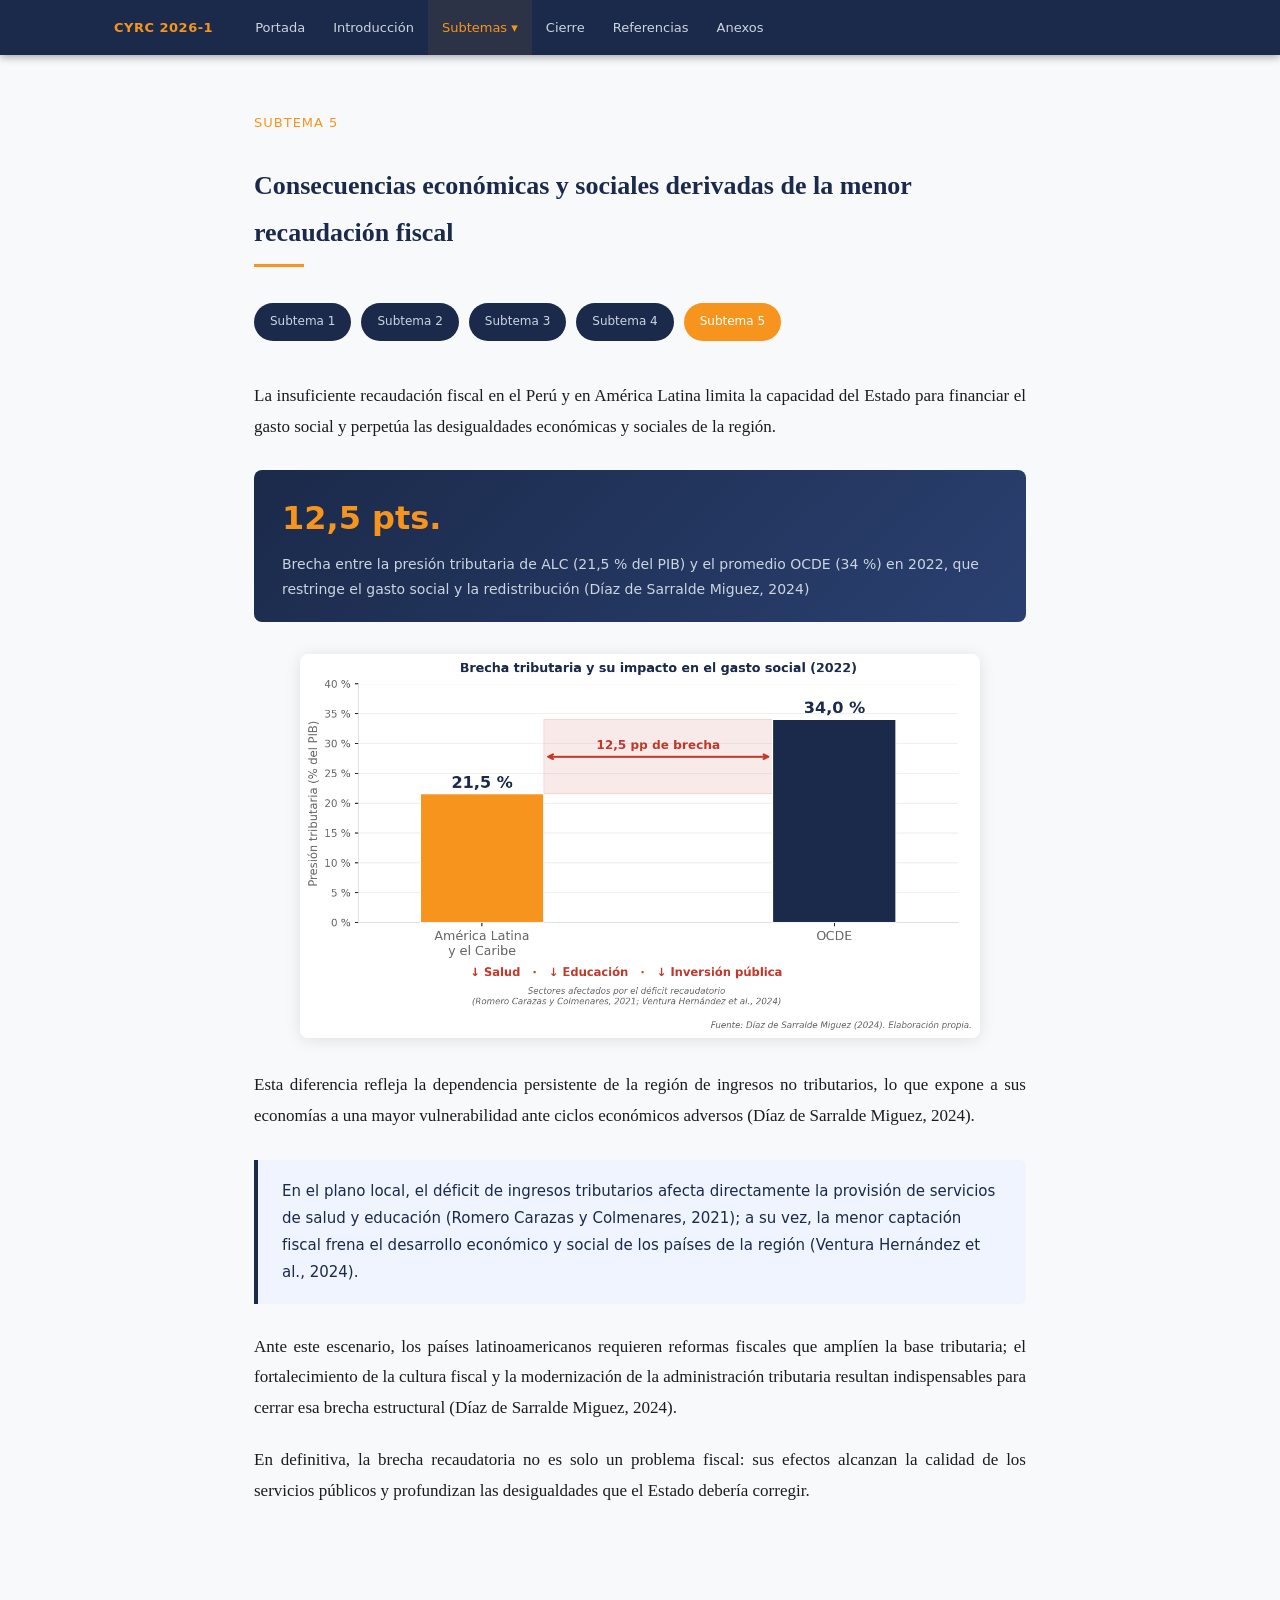
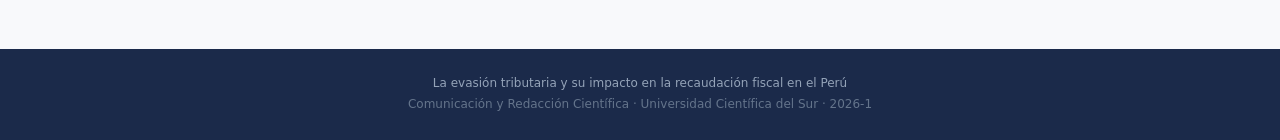
<file: subtema5.html>
<!DOCTYPE html>
<html lang="es">
<head>
<meta charset="UTF-8">
<meta name="viewport" content="width=device-width, initial-scale=1.0">
<title>Subtema 5 · Blog Académico</title>
<link rel="stylesheet" href="styles.css">
</head>
<body>

<nav>
  <div class="nav-inner">
    <div class="nav-brand">CyRC 2026-1</div>
    <div class="nav-links">
      <a href="index.html" >Portada</a>
      <a href="introduccion.html" >Introducción</a>
      <div class="dropdown">
        <a href="#" class='active'>Subtemas ▾</a>
        <div class="dropdown-menu">
          <a href="subtema1.html">1. Características de la evasión tributaria</a>
          <a href="subtema2.html">2. Evolución de la recaudación fiscal 2019-2024</a>
          <a href="subtema3.html">3. Relación incumplimiento-recaudación</a>
          <a href="subtema4.html">4. Impacto directo en ingresos fiscales</a>
          <a href="subtema5.html">5. Consecuencias económicas y sociales</a>
        </div>
      </div>
      <a href="cierre.html" >Cierre</a>
      <a href="referencias.html" >Referencias</a>
      <a href="anexos.html" >Anexos</a>
    </div>
  </div>
</nav>

<div class="page-container">
  <div class="page-subtitle">Subtema 5</div>
  <h1 class="page-title">Consecuencias económicas y sociales derivadas de la menor recaudación fiscal</h1>
  <div class="title-bar"></div>
  <div class="subtema-nav">
    <a href="subtema1.html">Subtema 1</a>
    <a href="subtema2.html">Subtema 2</a>
    <a href="subtema3.html">Subtema 3</a>
    <a href="subtema4.html">Subtema 4</a>
    <a class="active" href="subtema5.html">Subtema 5</a>
  </div>
  <div class="text-body">
    <p>La insuficiente recaudación fiscal en el Perú y en América Latina limita la capacidad del Estado para financiar el gasto social y perpetúa las desigualdades económicas y sociales de la región.</p>
    <div class="stat-box">
      <div class="stat-num">12,5 pts.</div>
      <div class="stat-desc">Brecha entre la presión tributaria de ALC (21,5&nbsp;% del PIB) y el promedio OCDE (34&nbsp;%) en 2022, que restringe el gasto social y la redistribución (Díaz de Sarralde Miguez, 2024)</div>
    </div>

    <figure class="chart-figure">
      <img src="img/grafica-subtema5.png"
           alt="Gráfica comparando la presión tributaria de América Latina y el Caribe (21,5 % del PIB) con la OCDE (34 %), destacando la brecha de 12,5 puntos porcentuales y su impacto en salud, educación e inversión pública"
           class="chart-img">
    </figure>
    <p>Esta diferencia refleja la dependencia persistente de la región de ingresos no tributarios, lo que expone a sus economías a una mayor vulnerabilidad ante ciclos económicos adversos (Díaz de Sarralde Miguez, 2024).</p>
    <div class="highlight-box">En el plano local, el déficit de ingresos tributarios afecta directamente la provisión de servicios de salud y educación (Romero Carazas y Colmenares, 2021); a su vez, la menor captación fiscal frena el desarrollo económico y social de los países de la región (Ventura Hernández et al., 2024).</div>
    <p>Ante este escenario, los países latinoamericanos requieren reformas fiscales que amplíen la base tributaria; el fortalecimiento de la cultura fiscal y la modernización de la administración tributaria resultan indispensables para cerrar esa brecha estructural (Díaz de Sarralde Miguez, 2024).</p>
    <p>En definitiva, la brecha recaudatoria no es solo un problema fiscal: sus efectos alcanzan la calidad de los servicios públicos y profundizan las desigualdades que el Estado debería corregir.</p>
  </div>
</div>


<footer>
  <span>La evasión tributaria y su impacto en la recaudación fiscal en el Perú</span><br>
  Comunicación y Redacción Científica · Universidad Científica del Sur · 2026-1
</footer>
</body>
</html>
</file>
<file: styles.css>
* { box-sizing: border-box; margin: 0; padding: 0; }

body {
  font-family: Georgia, 'Times New Roman', serif;
  background: #F8F9FB;
  color: #1C1C1C;
  font-size: 17px;
  line-height: 1.8;
}

/* NAV */
nav {
  background: #1B2A4A;
  position: sticky;
  top: 0;
  z-index: 100;
  box-shadow: 0 2px 8px rgba(0,0,0,.35);
}
.nav-inner {
  max-width: 1100px;
  margin: 0 auto;
  display: flex;
  align-items: center;
  padding: 0 24px;
  flex-wrap: wrap;
  gap: 0;
}
.nav-brand {
  color: #F7941D;
  font-family: system-ui, sans-serif;
  font-weight: 700;
  font-size: 13px;
  letter-spacing: .5px;
  text-transform: uppercase;
  padding: 14px 0;
  margin-right: 28px;
  white-space: nowrap;
}
.nav-links { display: flex; flex-wrap: wrap; gap: 0; }
.nav-links a {
  color: #CBD5E1;
  text-decoration: none;
  font-family: system-ui, sans-serif;
  font-size: 13px;
  padding: 16px 14px;
  display: block;
  transition: color .2s, background .2s;
}
.nav-links a:hover, .nav-links a.active {
  color: #F7941D;
  background: rgba(247,148,29,.08);
}
.dropdown { position: relative; }
.dropdown-menu {
  display: none;
  position: absolute;
  top: 100%;
  left: 0;
  background: #1B2A4A;
  min-width: 300px;
  box-shadow: 0 4px 16px rgba(0,0,0,.4);
  border-top: 2px solid #F7941D;
}
.dropdown:hover .dropdown-menu { display: block; }
.dropdown-menu a {
  padding: 10px 18px;
  border-bottom: 1px solid rgba(255,255,255,.06);
  font-size: 12.5px;
}

/* HERO */
.hero {
  background: linear-gradient(135deg, #1B2A4A 0%, #0F1E35 60%, #1B2A4A 100%);
  color: white;
  padding: 80px 24px 60px;
  text-align: center;
}
.hero .univ {
  font-family: system-ui, sans-serif;
  font-size: 12px;
  letter-spacing: 2px;
  text-transform: uppercase;
  color: #F7941D;
  margin-bottom: 20px;
}
.hero h1 {
  font-size: clamp(22px, 4vw, 36px);
  font-weight: normal;
  line-height: 1.35;
  max-width: 780px;
  margin: 0 auto 24px;
  color: #EFF4FF;
}
.hero .subtitle {
  font-family: system-ui, sans-serif;
  font-size: 14px;
  color: #94A3B8;
  letter-spacing: .5px;
}
.hero-divider {
  width: 60px; height: 3px;
  background: #F7941D;
  margin: 22px auto;
}

/* CARATULA */
.caratula-card {
  max-width: 700px;
  margin: 48px auto;
  background: white;
  border-radius: 10px;
  box-shadow: 0 4px 24px rgba(0,0,0,.10);
  overflow: hidden;
}
.caratula-header {
  background: #1B2A4A;
  padding: 28px 36px 20px;
  text-align: center;
}
.caratula-header .logo-text {
  color: #F7941D;
  font-family: system-ui, sans-serif;
  font-weight: 800;
  font-size: 20px;
  letter-spacing: 1px;
}
.caratula-header .univ-name {
  color: #CBD5E1;
  font-family: system-ui, sans-serif;
  font-size: 13px;
  margin-top: 4px;
}
.caratula-body { padding: 36px; }
.caratula-title {
  font-size: 20px;
  font-weight: bold;
  text-align: center;
  color: #1B2A4A;
  margin-bottom: 28px;
  line-height: 1.4;
}
.caratula-row {
  display: flex;
  gap: 12px;
  padding: 10px 0;
  border-bottom: 1px solid #EEF0F3;
  font-family: system-ui, sans-serif;
  font-size: 14px;
}
.caratula-row:last-child { border-bottom: none; }
.caratula-label {
  color: #64748B;
  min-width: 130px;
  font-weight: 600;
}
.caratula-value { color: #1C1C1C; }

/* CONTENT */
.page-container {
  max-width: 820px;
  margin: 0 auto;
  padding: 56px 24px 80px;
}
.page-title {
  font-size: 26px;
  color: #1B2A4A;
  margin-bottom: 8px;
  font-weight: bold;
}
.page-subtitle {
  font-family: system-ui, sans-serif;
  font-size: 13px;
  color: #F7941D;
  text-transform: uppercase;
  letter-spacing: 1px;
  margin-bottom: 28px;
}
.title-bar {
  width: 50px; height: 3px;
  background: #F7941D;
  margin-bottom: 36px;
}
.text-body p {
  margin-bottom: 22px;
  text-align: justify;
}
.text-body p.pregunta {
  font-style: italic;
  color: #1B2A4A;
  font-size: 18px;
}

/* HIGHLIGHT BOX */
.highlight-box {
  background: #EFF4FF;
  border-left: 4px solid #1B2A4A;
  padding: 18px 24px;
  margin: 28px 0;
  border-radius: 0 6px 6px 0;
  font-family: system-ui, sans-serif;
  font-size: 15px;
  color: #1B2A4A;
}
.stat-box {
  background: linear-gradient(135deg, #1B2A4A, #2A4070);
  color: white;
  padding: 20px 28px;
  border-radius: 8px;
  margin: 28px 0;
  font-family: system-ui, sans-serif;
}
.stat-box .stat-num {
  font-size: 32px;
  font-weight: 800;
  color: #F7941D;
}
.stat-box .stat-desc { font-size: 14px; color: #CBD5E1; margin-top: 4px; }

/* SUBTEMA NAV */
.subtema-nav {
  display: flex;
  gap: 10px;
  flex-wrap: wrap;
  margin-bottom: 40px;
}
.subtema-nav a {
  background: #1B2A4A;
  color: #CBD5E1;
  text-decoration: none;
  font-family: system-ui, sans-serif;
  font-size: 12px;
  padding: 8px 16px;
  border-radius: 20px;
  transition: background .2s;
}
.subtema-nav a:hover, .subtema-nav a.active {
  background: #F7941D;
  color: white;
}

/* REFERENCIAS */
.ref-list { list-style: none; }
.ref-list li {
  font-size: 15px;
  padding: 12px 0;
  border-bottom: 1px solid #EEF0F3;
  padding-left: 28px;
  text-indent: -28px;
  line-height: 1.7;
}
.ref-list li a { color: #1B2A4A; }

/* SECTION CARDS on index */
.sections-grid {
  display: grid;
  grid-template-columns: repeat(auto-fill, minmax(240px, 1fr));
  gap: 18px;
  max-width: 900px;
  margin: 0 auto;
  padding: 48px 24px 80px;
}
.section-card {
  background: white;
  border-radius: 10px;
  padding: 28px 24px;
  box-shadow: 0 2px 12px rgba(0,0,0,.08);
  text-decoration: none;
  color: #1C1C1C;
  border-top: 3px solid #1B2A4A;
  transition: transform .2s, box-shadow .2s;
}
.section-card:hover {
  transform: translateY(-3px);
  box-shadow: 0 6px 24px rgba(0,0,0,.14);
}
.section-card .card-num {
  font-family: system-ui, sans-serif;
  font-size: 11px;
  color: #F7941D;
  font-weight: 700;
  letter-spacing: 1px;
  text-transform: uppercase;
  margin-bottom: 8px;
}
.section-card h3 {
  font-size: 15px;
  color: #1B2A4A;
  line-height: 1.4;
}

/* FOOTER */
footer {
  background: #1B2A4A;
  color: #64748B;
  text-align: center;
  padding: 24px;
  font-family: system-ui, sans-serif;
  font-size: 12px;
  margin-top: 40px;
}
footer span { color: #94A3B8; }

@media (max-width: 640px) {
  .caratula-body { padding: 24px 18px; }
  .page-container { padding: 36px 18px 60px; }
}

/* CHART FIGURE */
.chart-figure {
  margin: 32px 0;
  text-align: center;
}
.chart-img {
  max-width: 100%;
  width: 680px;
  border-radius: 8px;
  box-shadow: 0 2px 16px rgba(0,0,0,.10);
  display: block;
  margin: 0 auto;
}
</file>
